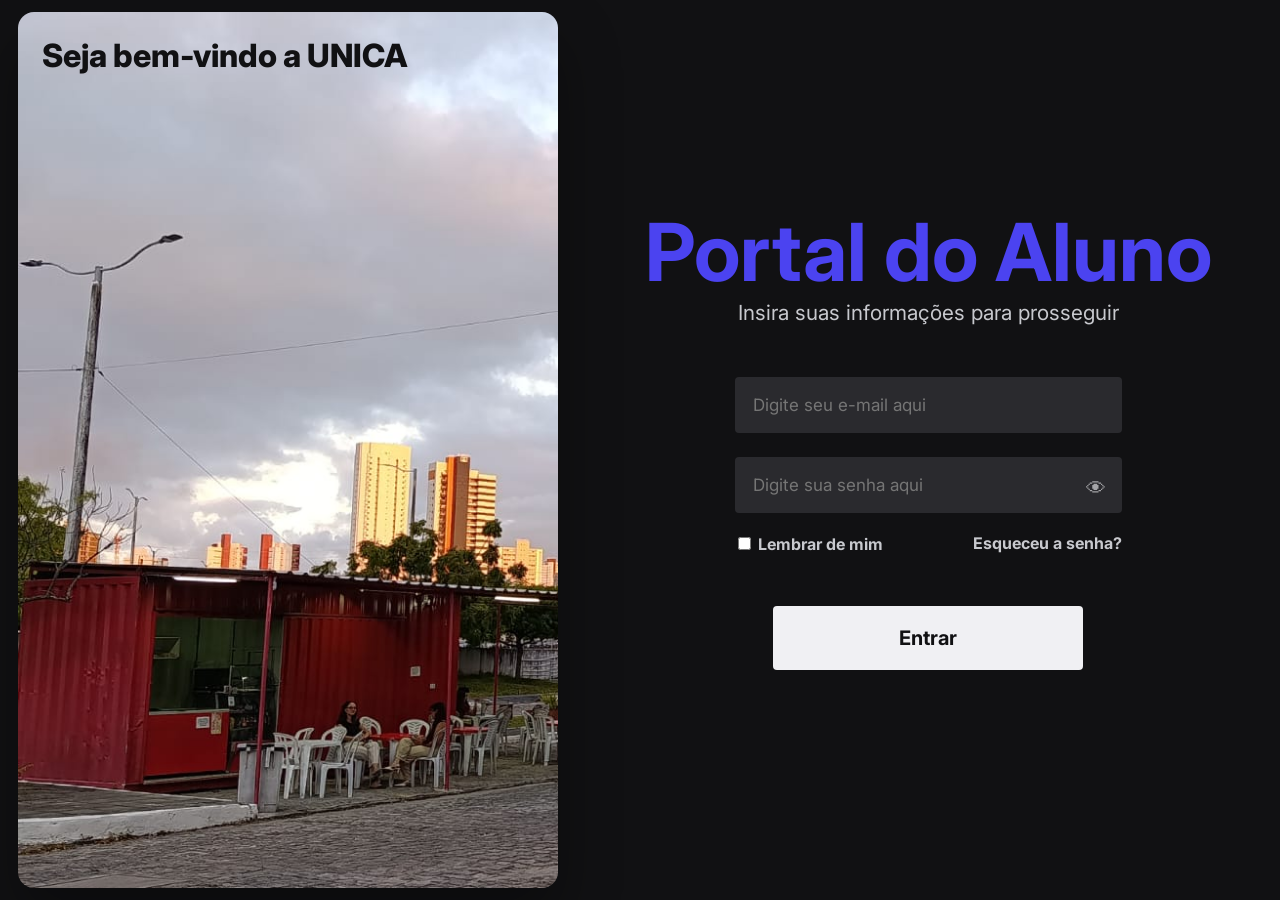
<file: index.html>
<!DOCTYPE html>
<html lang="pt-BR">
<head>
    <meta charset="UTF-8">
    <title>Carregando...</title>
    <link rel="stylesheet" href="css/style.css">
</head>
<body>
    <script>
        window.location.href = "pages/login.html";
    </script>
</body>
</html>
</file>
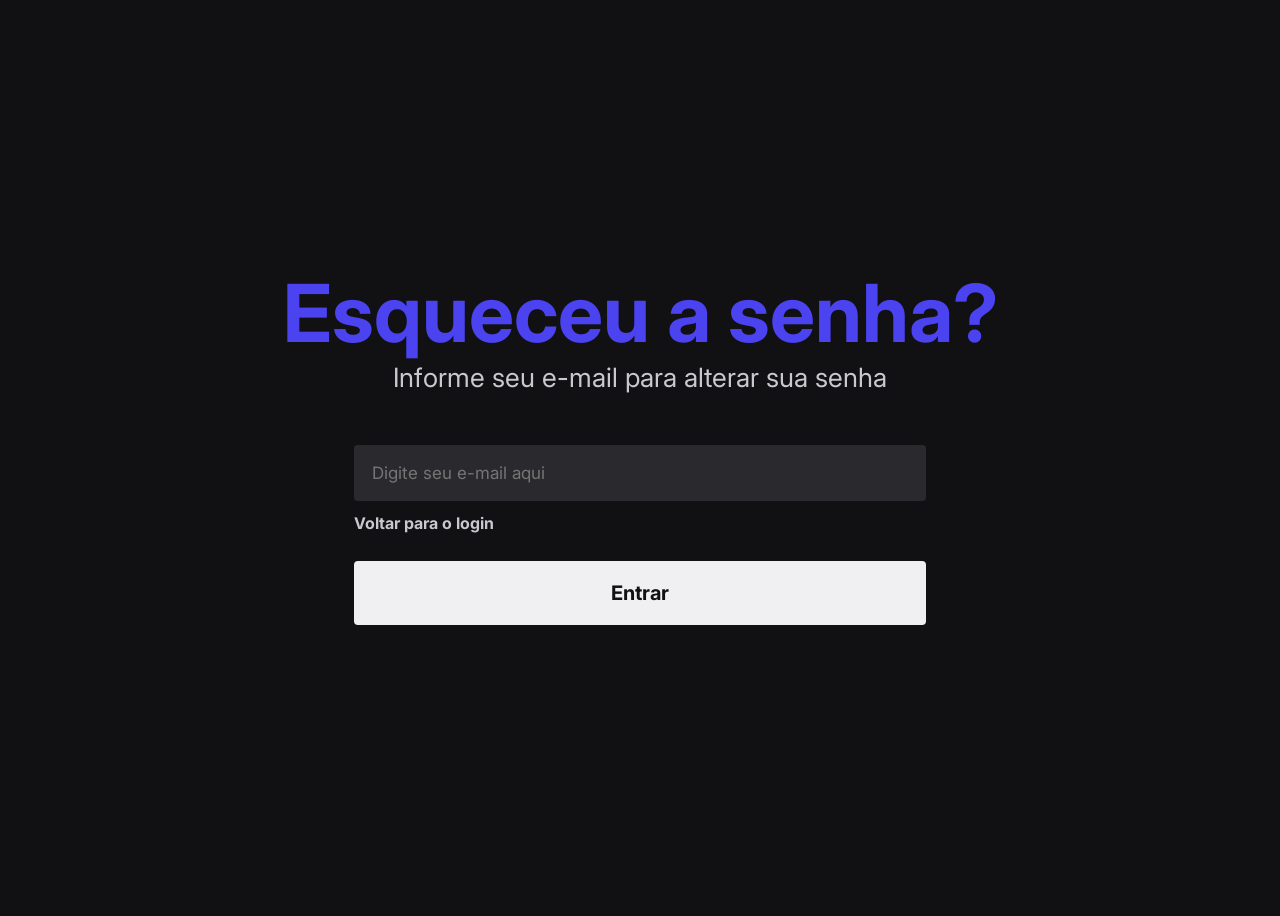
<file: pages/esqueceu.html>
<!doctype html>
<html lang="pt-BR">
  <head>
    <meta charset="UTF-8" />
    <meta name="viewport" content="width=device-width, initial-scale=1.0" />
    <title>Esqueci</title>
    <link rel="stylesheet" href="../css/esqueceu.css" />
  </head>
  <body>
    <div class="form">
      <h1>Esqueceu a senha?</h1>
      <p>Informe seu e-mail para alterar sua senha</p>
      <form>
        <input type="email" placeholder="Digite seu e-mail aqui" />
        <a href="login.html" id="login">Voltar para o login</a>
        <button type="submit">Entrar</button>
      </form>
    </div>
  </body>
</html>
</file>
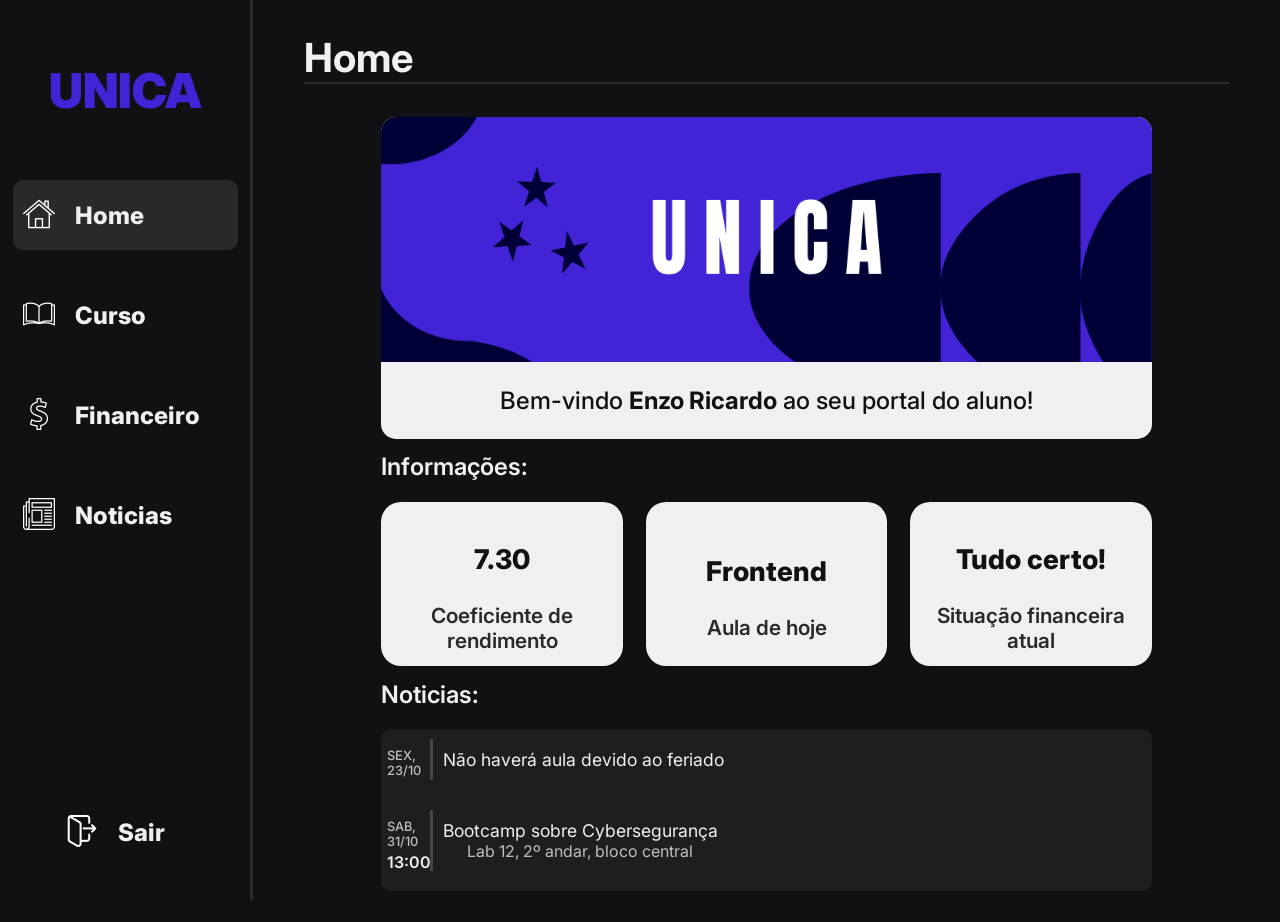
<file: pages/home.html>
<!doctype html>
<html lang="pt-BR">
  <head>
    <meta charset="UTF-8" />
    <title>Home</title>
    <link rel="stylesheet" href="../css/home.css" />
  </head>
  <body>
    <aside class="barra-lateral">
      <div class="logo">
        <p>UNICA</p>
      </div>
      <nav>
        <button class="nav-item active" data-section="home">
          <span>
            <img src="../assets/icones/home.png" />
          </span>
          <p>Home</p>
        </button>
        <button class="nav-item" data-section="curso">
          <span>
            <img src="../assets/icones/curso.png" />
          </span>
          <p>Curso</p>
        </button>
        <button class="nav-item" data-section="financeiro">
          <span>
            <img src="../assets/icones/financeiro.png" />
          </span>
          <p>Financeiro</p>
        </button>
        <button class="nav-item" data-section="noticias">
          <span>
            <img src="../assets/icones/noticias.png" />
          </span>
          <p>Noticias</p>
        </button>
      </nav>
      <div class="sair">
        <a class="nav-item" href="login.html"
          ><span>
            <img src="../assets/icones/sair.png" />
          </span>
          <p>Sair</p>
        </a>
      </div>
    </aside>
    <section class="principal active" id="view-home">
      <h1>Home</h1>
      <div class="container-home">
        <div class="bem-vindo-home">
          <img src="../assets/images/Bem-vindo.png" />
          <p>Bem-vindo <span>Enzo Ricardo</span> ao seu portal do aluno!</p>
        </div>
        <div class="infos-container-home">
          <h2>Informações:</h2>
          <div class="informacoes-home">
            <div class="infos-banner-home">
              <p id="Nota_Coeficiente_de_Rendimento_Home">6.76</p>
              <span>Coeficiente de rendimento</span>
            </div>
            <div class="infos-banner-home">
              <p>Frontend</p>
              <span>Aula de hoje</span>
            </div>
            <div class="infos-banner-home">
              <p>Tudo certo!</p>
              <span>Situação financeira atual</span>
            </div>
          </div>
        </div>
        <div class="noticias-home">
          <h2>Noticias:</h2>
          <div class="noticias-banner-home">
            <div class="noticia-singular-home">
              <div class="data-home">
                <p>SEX, 23/10</p>
                <span></span>
              </div>
              <div class="noticia-infos-home">
                <p>Não haverá aula devido ao feriado</p>
              </div>
            </div>
            <div class="noticia-singular-home">
              <div class="data-home">
                <p>SAB, 31/10</p>
                <span>13:00</span>
              </div>
              <div class="noticia-infos-home">
                <p>Bootcamp sobre Cybersegurança</p>
                <span>Lab 12, 2º andar, bloco central</span>
              </div>
            </div>
          </div>
        </div>
      </div>
    </section>
    <section class="principal" id="view-curso">
      <h1>Curso</h1>
      <div class="container-curso">
        <div class="container-esquerda-curso">
          <div class="container-atividades-curso">
            <h2>Atividades:</h2>
            <div class="atividades-curso">
              <div class="atividade-curso">
                <h3>Titulo</h3>
                <h4>Até 30/10 as 21:59</h4>
                <p>Descrição da atividade</p>
              </div>
              <div class="atividade-curso">
                <h3>Titulo</h3>
                <h4>Até 30/10 as 21:59</h4>
                <p>Descrição da atividade</p>
              </div>
              <div class="atividade-curso">
                <h3>Atividade sobre filas e outras coisas la ta ligado</h3>
                <h4>Até 30/10 as 21:59</h4>
                <p>
                  Aqui tenho que falar sobre os bagulhos fodasticos, muito texto
                  affs veyer
                </p>
              </div>
              <div class="atividade-curso">
                <h3>Titulo</h3>
                <h4>Até 30/10 as 21:59</h4>
                <p>Descrição da atividade</p>
              </div>
            </div>
          </div>
          <div class="horarios-curso">
            <h2>Horarios:</h2>
            <table>
              <tr>
                <th>Horário</th>
                <th>Segunda</th>
                <th>Terça</th>
                <th>Quarta</th>
                <th>Quinta</th>
                <th>Sexta</th>
              </tr>
              <tr>
                <td class="hora">14h – 15h</td>
                <td>SISTEMAS OPERACIONAIS</td>
                <td class="alt-horario">
                  TECNOLOGIA PARA FRONT-END COM LÓGICA IMPERATIVA
                </td>
                <td>LINGUAGEM DE PROGRAMAÇÃO I</td>
                <td class="alt-horario">ESTRUTURA DE DADOS</td>
                <td>BANCO DE DADOS</td>
              </tr>
              <tr>
                <td class="hora">15h – 16h</td>
                <td>FUNDAMENTOS DA PROGRAMAÇÃO</td>
                <td class="alt-horario">
                  TECNOLOGIA PARA FRONT-END COM LÓGICA IMPERATIVA
                </td>
                <td>LINGUAGEM DE PROGRAMAÇÃO I</td>
                <td class="alt-horario">ESTRUTURA DE DADOS</td>
                <td>BANCO DE DADOS</td>
              </tr>
            </table>
          </div>
        </div>
        <div class="container-direita-curso">
          <div class="materias-curso">
            <h2>Materias:</h2>
            <div class="materia">
              <h3>FUNDAMENTOS DA PROGRAMAÇÃO<br /><span id="Faltas_Fundamentos_da_Programação">Faltas: 9/15</span></h3>
              <p>Nota: <span id="Nota_Fundamentos_da_Programação">10</span></p>
            </div>
            <div class="alt-materia">
              <h3>SISTEMAS OPERACIONAIS<br /><span id="Faltas_Sistemas_Operacionais">Faltas: 9/15</span></h3>
              <p>Nota: <span id="Nota_Sistemas_Operacionais">6.76</span></p>
            </div>
            <div class="materia">
              <h3>
                TECNOLOGIA PARA FRONT-END COM LÓGICA IMPERATIVA<br /><span
                  id="Faltas_Tecnologia_Para_Front-END_Com_Logica_Imperativa">Faltas: 9/15</span
                >
              </h3>
              <p>Nota: <span id="Nota_Tecnologia_Para_Front-END_Com_Logica_Imperativa">6.76</span></p>
            </div>
            <div class="alt-materia">
              <h3>LINGUAGEM DE PROGRAMAÇÃO I<br /><span id="Faltas_Linguagem_de_Programação">Faltas: 9/15</span></h3>
              <p>Nota: <span id="Nota_Linguagem_de_Programação">6.76</span></p>
            </div>
            <div class="materia">
              <h3>ESTRUTURA DE DADOS<br /><span id="Faltas_Estrutura_de_Dados">Faltas: 9/15</span></h3>
              <p>Nota: <span id="Nota_Estrutura_de_Dados">6.76</span></p>
            </div>
            <div class="alt-materia">
              <h3>BANCO DE DADOS<br /><span id="Faltas_Banco_de_Dados">Faltas: 9/15</span></h3>
              <p>Nota: <span id="Nota_Banco_de_Dados">6.76</span></p>
            </div>
            <div class="rendimento">
              <h3>COEFICIENTE DE RENDIMENTO</h3>
              <p>Nota: <span id="Nota_Coeficiente_de_Rendimento">6.7</span></p>
            </div>
          </div>
        </div>
      </div>
    </section>
    <section class="principal" id="view-financeiro">
      <h1>Financeiro</h1>
    </section>
    <section class="principal" id="view-noticias">
      <h1>Noticias</h1>
    </section>
    <script>
      const navItems = document.querySelectorAll(".nav-item");
      const views = document.querySelectorAll(".principal");
      navItems.forEach((item) => {
        item.addEventListener("click", () => {
          const target = item.dataset.section;
          navItems.forEach((i) => i.classList.remove("active"));
          item.classList.add("active");
          views.forEach((v) => v.classList.remove("active"));
          document.getElementById("view-" + target).classList.add("active");
        });
      });
    </script>
    <script src="../js/nota.js"></script>
  </body>
</html>
</file>
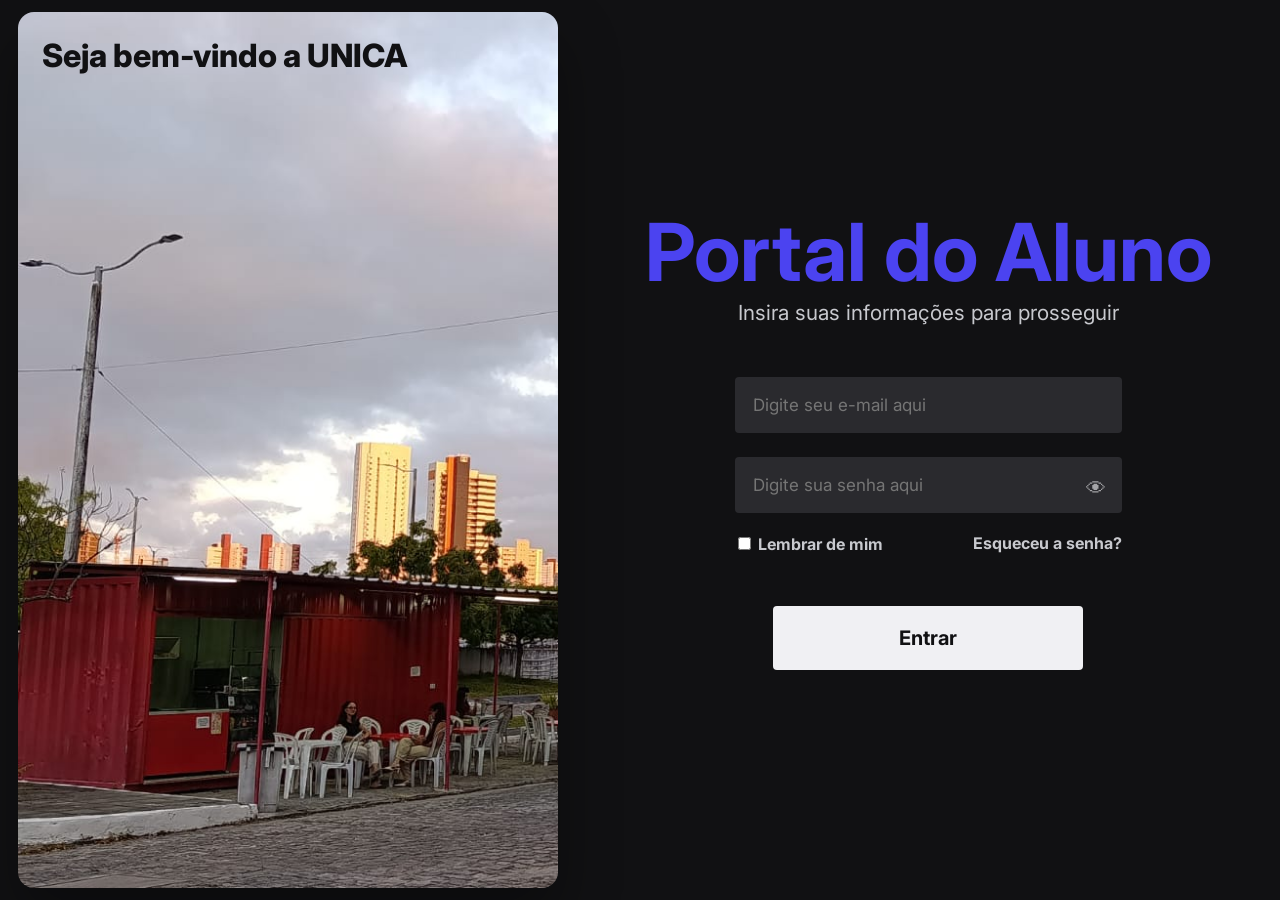
<file: pages/login.html>
<!doctype html>
<html lang="pt-BR">
  <head>
    <meta charset="UTF-8" />
    <meta name="viewport" content="width=device-width, initial-scale=1.0" />
    <title>Login</title>
    <link rel="stylesheet" href="../css/login.css" />
  </head>
  <body>
    <div class="carrossel">
      <div class="logo">Seja bem-vindo a UNICA</div>
    </div>
    <div class="form">
      <h1>Portal do Aluno</h1>
      <p class="login">Insira suas informações para prosseguir</p>
      <form>
        <input
          type="email"
          id="emailInput"
          placeholder="Digite seu e-mail aqui"
        />
        <div class="senha">
          <input
            type="password"
            id="senhaInput"
            placeholder="Digite sua senha aqui"
          />
          <span class="toggle" onclick="togglePassword()">👁</span>
        </div>
        <div class="memoria">
          <label>
            <input type="checkbox" id="lembrar" />
            <span>Lembrar de mim</span>
          </label>
          <a href="esqueceu.html" id="esqueci">Esqueceu a senha?</a>
        </div>
        <button type="submit">Entrar</button>
      </form>
    </div>
    <script>
      function togglePassword() {
        const senhaInput = document.querySelector("#senhaInput");
        senhaInput.type = senhaInput.type === "password" ? "text" : "password";
      }
    </script>
    <script src="../js/main.js"></script>
  </body>
</html>
</file>
<file: css/style.css>
:root {
    --azul-pri-cl: #01033e;
    --azul-sec-cl: #0033ff;
    --roxo-claro: #817efe;
    --background-cl: #d4d6e2;
}
body{
    background-color: var(--background-cl);
    color: var(--azul-sec-cl);
}
</file>
<file: css/esqueceu.css>
@import url("https://fonts.googleapis.com/css2?family=Inter:ital,opsz,wght@0,14..32,100..900;1,14..32,100..900&display=swap");
:root {
  --primary-blue: #4b43f0;
  --bg-dark: #111113;
  --bg-light: #f0f0f3;
  --neutral-gray: #c8c9ce;
  --text-dark: #2a2a2e;
}
* {
  font-family:
    "Inter",
    -apple-system,
    BlinkMacSystemFont,
    "Segoe UI",
    Roboto,
    sans-serif;
}
body {
  display: flex;
  height: 100vh;
  align-items: center;
  justify-content: center;
  background-color: var(--bg-dark);
  .form {
    display: flex;
    flex-direction: column;
    align-items: center;
    justify-content: center;
    text-align: center;
    form {
      width: 100%;
      display: flex;
      flex-direction: column;
      align-items: center;
      justify-content: center;
      text-align: center;
    }
    h1 {
      color: var(--primary-blue);
      font-size: 5rem;
      margin: 0;
    }
    p {
      color: var(--neutral-gray);
      font-size: 1.66rem;
      margin-top: 0;
      margin-bottom: 40px;
    }
    #login {
      font-weight: bold;
      color: #c8c9ce;
      text-decoration: none;
      width: 80%;
      text-align: left;
    }
    #login:hover {
      text-decoration: underline;
    }
    input {
      background-color: #2a2a2e;
      color: var(--bg-light);
      font-size: 17px;
      border: none;
      position: relative;
      width: 80%;
      padding: 18px;
      margin: 12px 0;
      box-sizing: border-box;
      border-radius: 4px;
    }
    input:hover {
      background-color: #333337;
    }
    button {
      font-family: var(--fonte);
      font-size: 20px;
      width: 80%;
      padding: 20px;
      background-color: var(--bg-light);
      color: var(--bg-dark);
      font-weight: bold;
      margin: 28px 0;
      box-sizing: border-box;
      border: none;
      border-radius: 4px;
      justify-self: center;
      cursor: pointer;
    }
  }
}
</file>
<file: css/home.css>
@import url("https://fonts.googleapis.com/css2?family=Inter:ital,opsz,wght@0,14..32,100..900;1,14..32,100..900&display=swap");
:root {
  --primary-blue: #4223d6;
  --bg-dark: #111113;
  --bg-light: #f0f0f3;
  --neutral-gray: #c8c9ce;
  --text-dark: #2a2a2e;
}
* {
  font-family:
    "Inter",
    -apple-system,
    BlinkMacSystemFont,
    "Segoe UI",
    Roboto,
    sans-serif;
}
body {
  margin: 0;
  height: 100vh;
  display: flex;
  background-color: var(--bg-dark);
  .barra-lateral {
    color: var(--neutral-gray);
    background-color: var(--bg-dark);
    min-width: 250px;
    display: flex;
    flex-direction: column;
    border-right: 3px var(--text-dark) solid;
    .logo {
      color: #4223d6;
      height: 20%;
      display: flex;
      justify-content: center;
      align-items: center;
      font-size: 3rem;
      font-weight: 900;
    }
    nav {
      display: flex;
      align-items: center;
      flex-direction: column;
      height: 65%;
      gap: 30px;
    }
    .nav-item {
      display: flex;
      align-items: center;
      justify-content: left;
      background-color: var(--bg-dark);
      color: var(--bg-light);
      font-weight: 800;
      border: none;
      width: 90%;
      height: 50px;
      padding: 35px 10px;
      border-radius: 10px;
      p {
        font-size: 1.5rem;
        margin-left: 20px;
      }
    }
    .nav-item:hover {
      background-color: rgba(255, 255, 255, 0.05);
    }
    .sair {
      height: 15%;
      display: flex;
      align-items: center;
      justify-content: center;
      a {
        display: flex;
        align-items: center;
        justify-content: center;
        text-decoration: none;
        height: 0;
        width: 70%;
        p {
          margin-right: 20px;
        }
      }
    }
    .nav-item.active {
      background-color: rgba(255, 255, 255, 0.101);
    }
  }
  .principal {
    display: none;
    flex-direction: column;
    align-items: center;
    width: 100%;
    height: 100%;
    background-color: var(--bg-dark);
    color: var(--bg-light);

    h1 {
      color: var(--bg-light);
      width: 90%;
      font-size: 2.5rem;
      border-bottom: 2px solid var(--text-dark);
    }
  }
  .principal.active {
    display: flex;
  }
  .container-curso {
    display: flex;
    flex-direction: column;
    align-items: center;
    width: 100%;
  }
  #view-home {
    .container-home {
      display: flex;
      flex-direction: column;
      align-items: center;
      width: 100%;
      .bem-vindo-home {
        display: flex;
        flex-direction: column;
        align-items: center;
        width: 75%;
        height: 40%;
        color: var(--bg-dark);
        font-size: 1.5rem;
        background-color: var(--bg-light);
        border-radius: 15px;
        img {
          width: 100%;
          height: 90%;
          border-radius: 15px 15px 0 0;
        }
        p {
          height: 10%;
          font-weight: 500;
        }
        span {
          font-weight: 700;
        }
      }
      .infos-container-home {
        display: flex;
        flex-direction: column;
        align-items: center;
        justify-content: center;
        width: 75%;
        height: 25%;
        h2 {
          font-size: 1.5rem;
          width: 100%;
          font-weight: 600;
          color: var(--bg-light);
          margin-bottom: 20px;
          margin-top: 40px;
        }
      }
      .informacoes-home {
        display: flex;
        align-items: center;
        justify-content: center;
        width: 100%;
        gap: 3%;
        .infos-banner-home {
          font-weight: bolder;
          color: var(--bg-dark);
          font-size: 1.7rem;
          background-color: var(--bg-light);
          width: 40%;
          text-align: center;
          height: 80%;
          display: flex;
          align-items: center;
          justify-content: center;
          flex-direction: column;
          border-radius: 20px;
          padding: 15px;
          font-weight: 800;
          span {
            font-weight: 600;
            font-size: 1.3rem;
            color: var(--text-dark);
          }
        }
      }
      .noticias-home {
        color: var(--bg-light);
        display: flex;
        align-items: center;
        justify-content: center;
        flex-direction: column;
        width: 75%;
        h2 {
          font-size: 1.5rem;
          width: 100%;
          font-weight: 600;
          color: var(--bg-light);
          margin-bottom: 20px;
          margin-top: 40px;
        }
        .noticias-banner-home {
          background-color: #1e1e21;
          display: flex;
          align-items: center;
          justify-content: center;
          flex-direction: column;
          width: 100%;
          border-radius: 10px;
          .noticia-singular-home {
            width: 100%;
            display: flex;
            align-items: center;
            justify-content: left;
            margin-bottom: 10px;
            .data-home {
              display: flex;
              align-items: center;
              justify-content: center;
              flex-direction: column;
              width: 5%;
              p {
                color: #f0f0f3c5;
                width: 70%;
                text-align: left;
                font-size: 0.8rem;
                margin-bottom: 0;
                font-weight: 500;
              }
              span {
                width: 70%;
                margin-top: 3px;
                margin-bottom: 3px;
                font-weight: 600;
                font-size: 1rem;
                text-align: left;
              }
            }
            .noticia-infos-home {
              display: flex;
              align-items: center;
              justify-content: center;
              flex-direction: column;
              margin: 10px;
              padding: 10px;
              border-left: 3px #44444b solid;
              p {
                font-size: 1.1rem;
                margin-top: 0;
                margin-bottom: 0;
              }
              span {
                color: #f0f0f3c5;
                font-size: 1rem;
              }
            }
          }
        }
      }
    }
  }
  #view-curso {
    .container-curso {
      height: 100vh;
      display: flex;
      flex-direction: row;
      justify-content: center;
      align-items: center;
      gap: 10px;
      .container-esquerda-curso {
        height: 100%;
        width: 60%;
        .container-atividades-curso {
          height: 250px;
          h2 {
            font-size: 1.5rem;
            width: 100%;
            font-weight: 600;
            color: var(--bg-light);
            margin-bottom: 20px;
          }
          .atividades-curso {
            display: flex;
            align-items: center;
            justify-content: center;
            width: 100%;
            height: 80%;
            gap: 10px;
            .atividade-curso {
              border-radius: 10px;
              width: 100%;
              height: 100%;
              text-align: center;
              background-color: var(--bg-light);
              color: var(--bg-dark);
              display: flex;
              align-items: center;
              justify-content: center;
              flex-direction: column;
              h3 {
                font-weight: 600;
                margin-bottom: 0;
                font-size: 1.3rem;
              }
              h4 {
                font-weight: 800;
                font-size: 1rem;
                margin-top: 0;
                margin-bottom: 0;
              }
              p {
                margin-left: 5px;
                margin-right: 5px;
                font-weight: 600;
                font-size: 0.8rem;
              }
            }
          }
        }
        .horarios-curso {
          height: 50%;
          h2 {
            font-size: 1.5rem;
            width: 100%;
            font-weight: 600;
            color: var(--bg-light);
            margin-bottom: 20px;
            margin-top: 40px;
          }
          table {
            font-size: 1rem;
            border-radius: 10px;
            height: 100%;
            background-color: var(--bg-light);
            color: var(--bg-dark);
            border-collapse: collapse;
          }
          th,
          td {
            font-weight: 500;
            width: 17%;
            border: 2px solid var(--bg-dark);
            text-align: center;
          }
          th,
          .hora {
            background-color: #313135;
            color: var(--bg-light);
            font-weight: 800;
          }
          .alt-horario {
            background-color: #e9e9e9;
          }
        }
      }
      .container-direita-curso {
        width: 30%;
        height: 100%;
        .materias-curso {
          height: 100%;
          border-radius: 10px;
          .materia,
          .alt-materia,
          .rendimento {
            height: 10%;
            background-color: var(--bg-light);
            color: var(--bg-dark);
            display: flex;
            align-items: center;
            justify-content: center;
            border-top: var(--text-dark) solid 1px;
            border-bottom: var(--text-dark) solid 1px;
            h3 {
              margin-left: 6px;
              text-align: left;
              width: 60%;
              font-size: 1.1rem;
              font-weight: 700;
              span {
                font-size: 1rem;
                font-weight: 600;
              }
            }
            p {
              margin-right: 6px;
              text-align: right;
              width: 40%;
              font-weight: 600;
              font-size: 1rem;
              span {
                font-weight: 700;
              }
            }
          }
          .alt-materia {
            background-color: #e9e9e9;
          }
          .rendimento {
            height: 15%;
            margin-top: 30px;
            h3 {
              font-size: 1.3rem;
            }
            p {
              font-size: 1.2rem;
            }
          }
        }
      }
    }
  }
}
</file>
<file: css/login.css>
@import url("https://fonts.googleapis.com/css2?family=Inter:ital,opsz,wght@0,14..32,100..900;1,14..32,100..900&display=swap");
:root {
  --primary-blue: #4b43f0;
  --bg-dark: #111113;
  --bg-light: #f0f0f3;
  --neutral-gray: #c8c9ce;
  --text-dark: #2a2a2e;
}
* {
  font-family:
    "Inter",
    -apple-system,
    BlinkMacSystemFont,
    "Segoe UI",
    Roboto,
    sans-serif;
}
body {
  background-color: var(--bg-dark);
  margin: 0;
  height: 100vh;
  display: flex;
  align-items: center;
  justify-content: center;
  font-family: var(--fonte);
}
.carrossel {
  position: relative;
  width: 70%;
  height: 92vh;
  background-image: url("../assets/images/login-background.jpg");
  background-size: cover;
  padding: 24px;
  border-radius: 16px;
  margin: 2vh;
  box-shadow: 0 30px 60px rgba(0, 0, 0, 0.35);
  .logo {
    color: var(--bg-dark);
    font-size: 2rem;
    font-weight: 800;
  }
}
.form {
  width: 100%;
  display: flex;
  flex-direction: column;
  align-items: center;
  justify-content: center;
  h1 {
    color: var(--primary-blue);
    font-size: 5rem;
    margin: 0;
  }
  .login {
    color: var(--neutral-gray);
    font-size: 1.3rem;
    margin-top: 0;
    margin-bottom: 40px;
  }
  form {
    width: 55%;
    display: flex;
    flex-direction: column;
    align-items: center;
    justify-content: center;
    text-align: center;
  }
  input {
    background-color: #2a2a2e;
    color: var(--bg-light);
    font-size: 17px;
    border: none;
    position: relative;
    width: 100%;
    padding: 18px;
    margin: 12px 0;
    box-sizing: border-box;
    border-radius: 4px;
  }
  input:hover {
    background-color: #333337;
  }
  .senha {
    width: 100%;
    position: relative;
  }
  .toggle {
    transform: translateY(-50%);
    color: #f0f0f39e;
    position: absolute;
    cursor: pointer;
    font-size: 20px;
    top: 54%;
    right: 16px;
  }
  .memoria {
    display: flex;
    align-items: center;
    justify-content: space-between;
    width: 100%;
    margin-bottom: 1rem;
    #esqueci {
      font-weight: bold;
      color: #c8c9ce;
      text-decoration: none;
      width: 50%;
      text-align: right;
    }
    #esqueci:hover {
      text-decoration: underline;
    }
    #lembrar {
      width: 10%;
    }
    label {
      font-weight: bold;
      text-align: left;
      color: #c8c9ce;
      width: 50%;
    }
  }
  button {
    font-family: var(--fonte);
    font-size: 20px;
    width: 80%;
    padding: 20px;
    background-color: var(--bg-light);
    color: var(--bg-dark);
    font-weight: bold;
    margin: 28px 0;
    box-sizing: border-box;
    border: none;
    border-radius: 4px;
    justify-self: center;
    cursor: pointer;
  }
  button:hover {
    background-color: #e4e4e8;
  }
}
</file>
